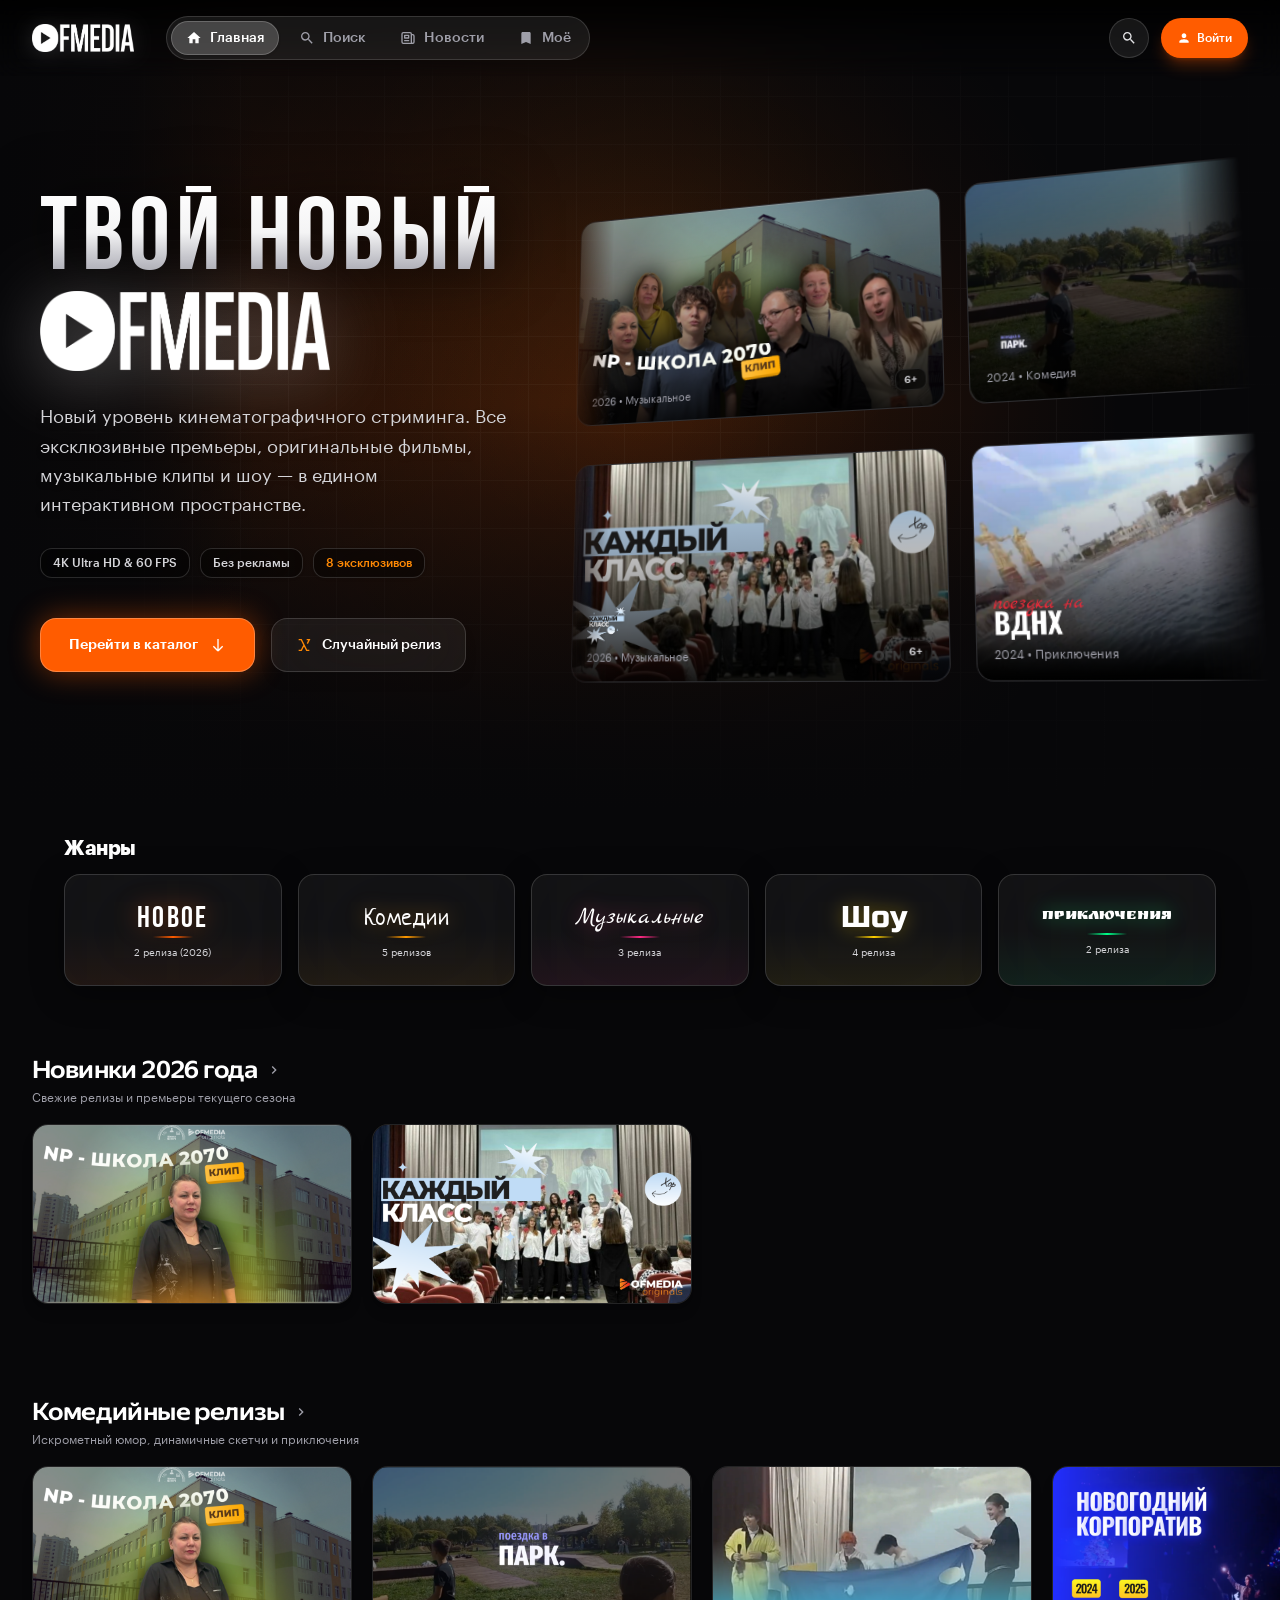
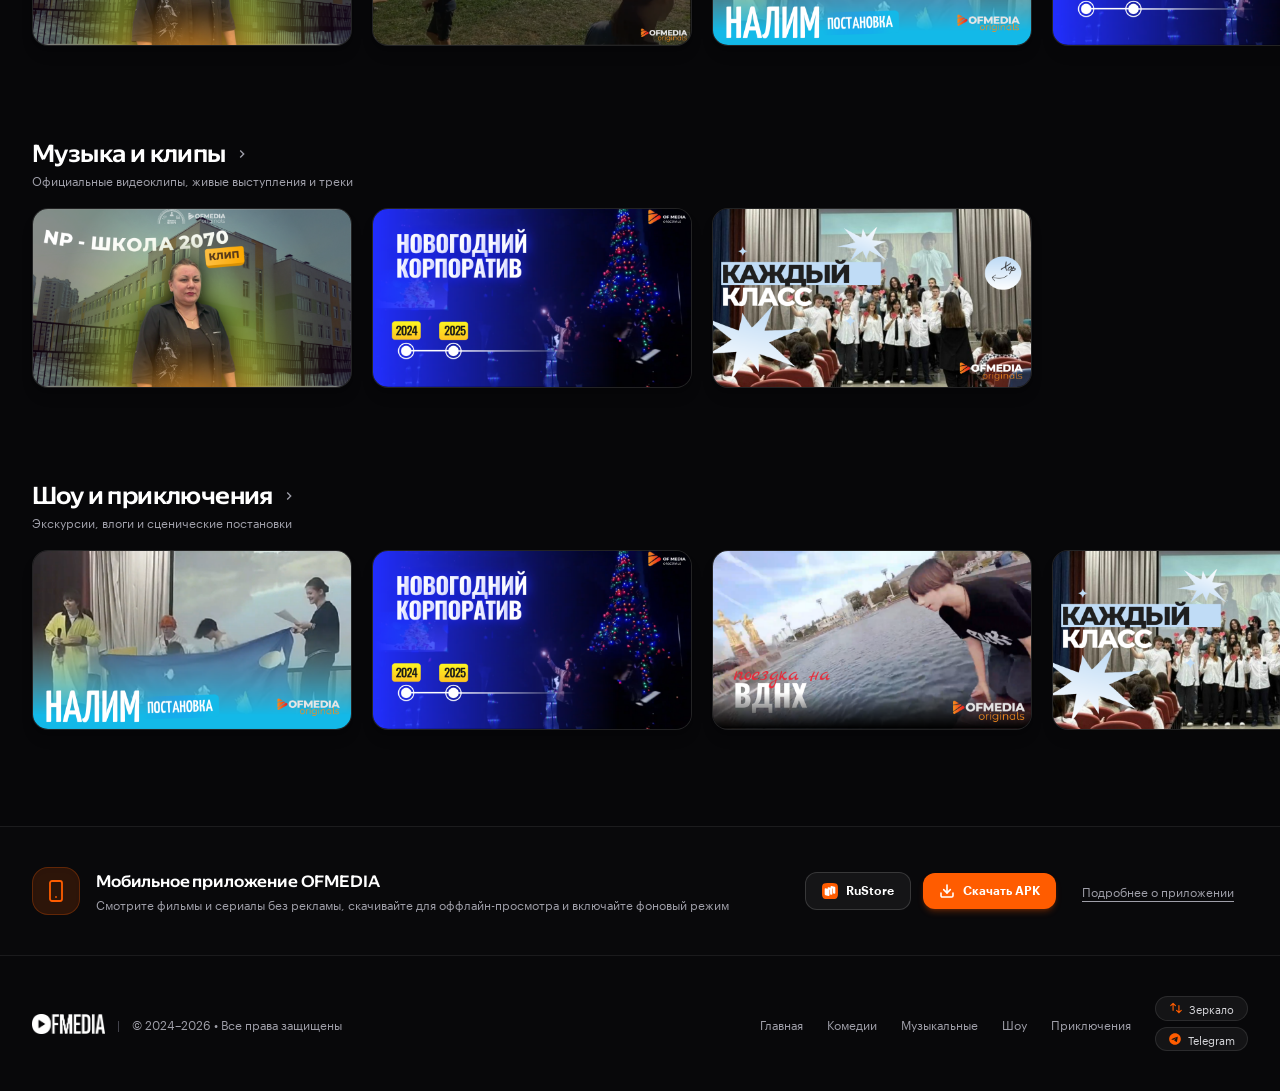
<file: index.html>
<!doctype html>
<html lang="ru" class="dark">
  <head>
    <meta charset="UTF-8" />
    <link rel="icon" type="image/svg+xml" href="/favicon.svg" />
    <link rel="icon" type="image/png" href="/favicon-32.png" />
    <link rel="shortcut icon" href="/favicon.ico" />
    <link rel="apple-touch-icon" href="/favicon-192.png" />
    <meta name="viewport" content="width=device-width, initial-scale=1.0, maximum-scale=1.0, user-scalable=no, viewport-fit=cover" />
    <title>OFMEDIA — Онлайн-кинотеатр & Видеоплатформа</title>
    <!-- Google Fonts for Kinopoisk-Style Stylized Genre Typography (Non-blocking async load with display=swap) -->
    <link rel="preconnect" href="https://fonts.googleapis.com">
    <link rel="preconnect" href="https://fonts.gstatic.com" crossorigin>
    <link rel="preload" as="style" href="https://fonts.googleapis.com/css2?family=Bebas+Neue&family=Caveat:wght@700&family=Cormorant+Garamond:ital,wght@1,700&family=Dela+Gothic+One&family=Kelly+Slab&family=Marck+Script&family=Neucha&family=Ruslan+Display&family=Russo+One&family=Unbounded:ital,wght@0,700;0,800;0,900;1,800;1,900&display=swap">
    <link rel="stylesheet" href="https://fonts.googleapis.com/css2?family=Bebas+Neue&family=Caveat:wght@700&family=Cormorant+Garamond:ital,wght@1,700&family=Dela+Gothic+One&family=Kelly+Slab&family=Marck+Script&family=Neucha&family=Ruslan+Display&family=Russo+One&family=Unbounded:ital,wght@0,700;0,800;0,900;1,800;1,900&display=swap" media="print" onload="this.media='all'">
    <noscript>
      <link rel="stylesheet" href="https://fonts.googleapis.com/css2?family=Bebas+Neue&family=Caveat:wght@700&family=Cormorant+Garamond:ital,wght@1,700&family=Dela+Gothic+One&family=Kelly+Slab&family=Marck+Script&family=Neucha&family=Ruslan+Display&family=Russo+One&family=Unbounded:ital,wght@0,700;0,800;0,900;1,800;1,900&display=swap">
    </noscript>

    <script type="module" crossorigin src="/assets/index-Bf0mVRWl.js"></script>
    <link rel="modulepreload" crossorigin href="/assets/rolldown-runtime-W7wSyTde.js">
    <link rel="modulepreload" crossorigin href="/assets/vendor-motion-DNX12v5D.js">
    <link rel="modulepreload" crossorigin href="/assets/vendor-lenis-C9A3lpHu.js">
    <link rel="modulepreload" crossorigin href="/assets/vendor-firebase-DoltszQ7.js">
    <link rel="modulepreload" crossorigin href="/assets/vendor-hls-DjLxvS_K.js">
    <link rel="modulepreload" crossorigin href="/assets/dist-CgbWuuq4.js">
    <link rel="stylesheet" crossorigin href="/assets/index-Be677-bm.css">
  </head>
  <body class="bg-[#070709] text-[#f4f4f5] antialiased selection:bg-[#ff5c00] selection:text-white min-h-screen overflow-x-hidden">
    <div id="root"></div>
  </body>
</html>
</file>
